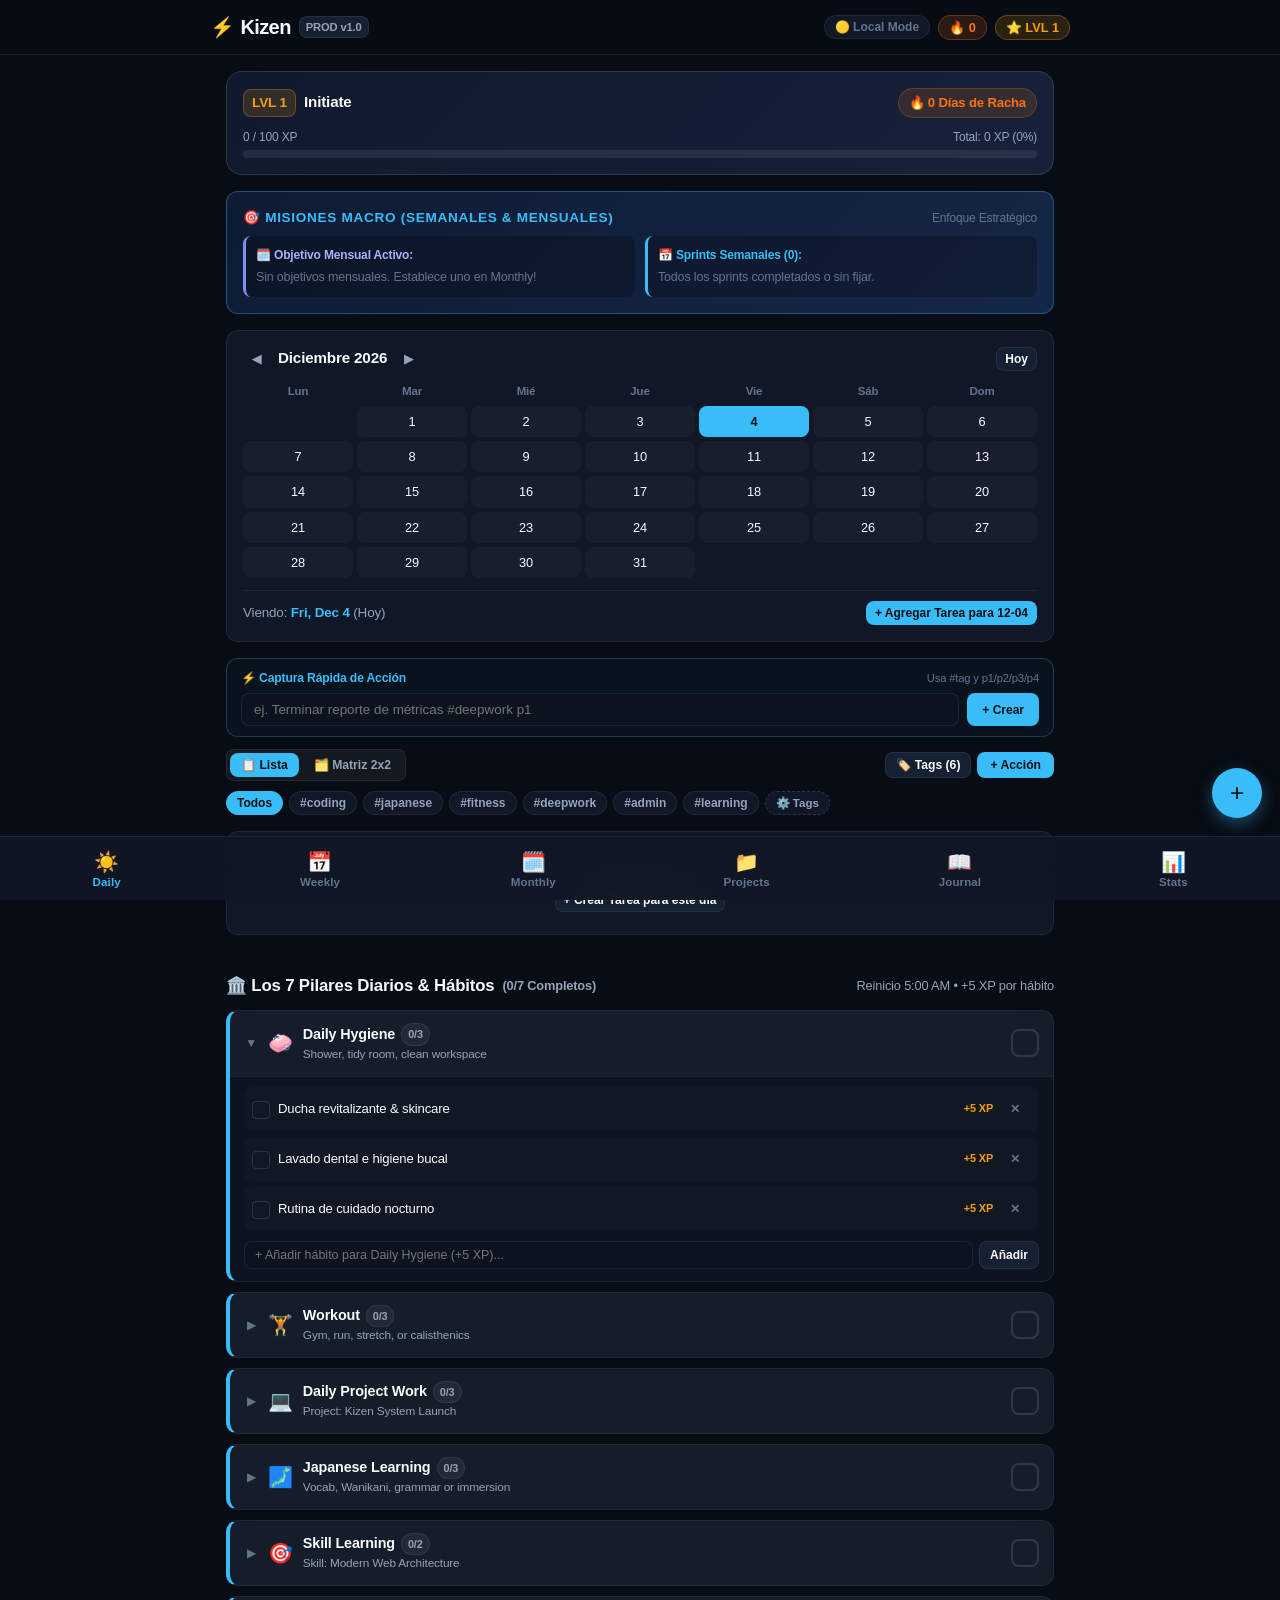
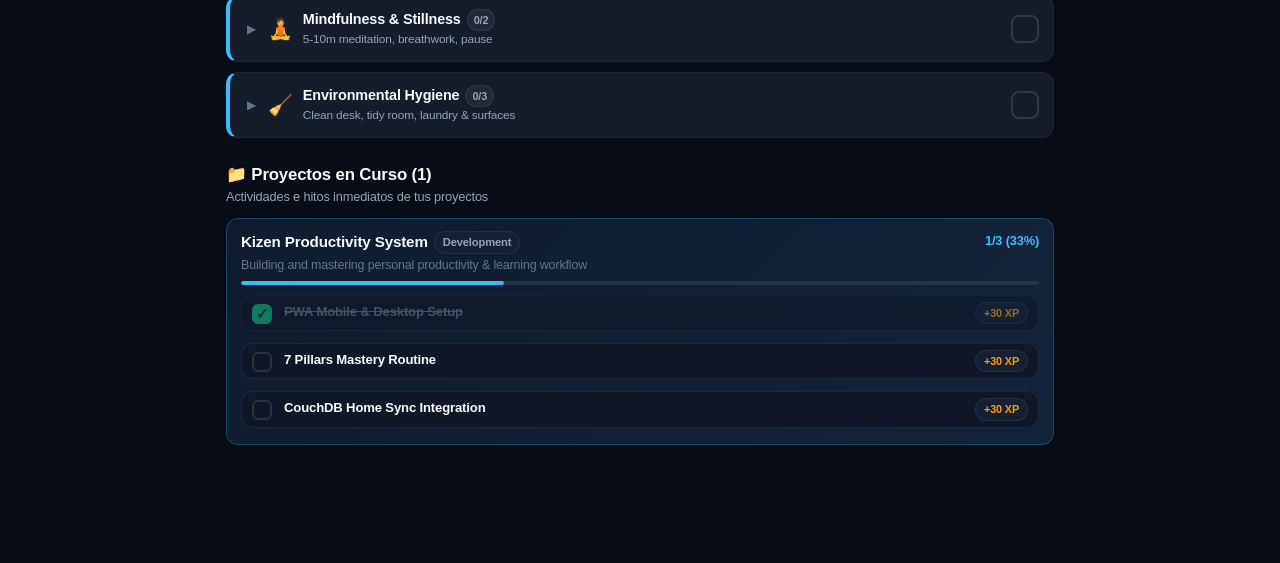
<file: index.html>
<!DOCTYPE html>
<html lang="en">
<head>
  <meta charset="UTF-8">
  <meta name="viewport" content="width=device-width, initial-scale=1.0, maximum-scale=1.0, user-scalable=no, viewport-fit=cover">
  <title>Kizen - Gamified Productivity & Goals</title>
  
  <!-- PWA Metadata -->
  <link rel="manifest" href="manifest.json">
  <meta name="theme-color" content="#080c14">
  <meta name="apple-mobile-web-app-capable" content="yes">
  <meta name="mobile-web-app-capable" content="yes">
  <meta name="apple-mobile-web-app-status-bar-style" content="black-translucent">
  <meta name="apple-mobile-web-app-title" content="Kizen">
  <meta name="description" content="Local-first gamified productivity system with 7 daily pillars, cascading goals, and PC sync.">

  <!-- Self-Healing Cache Watchdog & Recovery -->
  <script>
    window.__kizen_clean_cache = function() {
      if ('serviceWorker' in navigator) {
        navigator.serviceWorker.getRegistrations().then(function(regs) {
          for (var r of regs) r.unregister();
        });
      }
      if ('caches' in window) {
        caches.keys().then(function(keys) {
          Promise.all(keys.map(function(k) { return caches.delete(k); })).then(function() {
            window.location.reload(true);
          });
        });
      } else {
        window.location.reload(true);
      }
    };

    window.addEventListener('load', function() {
      setTimeout(function() {
        var daily = document.getElementById('view-daily');
        if (daily && daily.children.length === 0) {
          var fallback = document.getElementById('kizen-fallback-box');
          if (fallback) fallback.style.display = 'block';
        }
      }, 2000);
    });
  </script>

  <!-- Core & Component Stylesheets -->
  <link rel="stylesheet" href="css/main.css">
  <link rel="stylesheet" href="css/daily.css">
  <link rel="stylesheet" href="css/goals.css">
  <link rel="stylesheet" href="css/projects.css">
  <link rel="stylesheet" href="css/stats.css">
</head>
<body>

  <!-- Top Sticky Header & Gamification Quick Status -->
  <header class="app-header">
    <div class="header-inner">
      <div class="brand-section">
        <div class="brand-logo">
          <span>⚡</span>
          <span>Kizen</span>
        </div>
        <span class="brand-badge">PROD v1.0</span>
      </div>

      <div class="header-status-pills">
        <button class="status-pill sync" id="header-sync-pill" title="CouchDB Sync Status">
          🟡 Local Mode
        </button>
        <button class="status-pill streak" id="header-streak-pill" title="Active Streak">
          🔥 0
        </button>
        <button class="status-pill level" id="header-level-pill" title="Current Level & Rank">
          ⭐ LVL 1
        </button>
      </div>
    </div>
  </header>

  <!-- Main View Screens Container -->
  <main class="app-container">
    <!-- Fallback Emergency Banner (visible only if stale/broken JS cache is stuck) -->
    <div id="kizen-fallback-box" style="display: none; padding: 20px; text-align: center; background: rgba(56, 189, 248, 0.08); border: 1px solid var(--color-primary); border-radius: var(--radius-md); margin: 20px 14px;">
      <div style="font-size: 1.1rem; font-weight: 700; margin-bottom: 8px; color: var(--color-primary);">⚡ Nueva Versión de Kizen Disponible</div>
      <p style="font-size: 0.84rem; color: var(--text-secondary); margin-bottom: 16px;">Detectamos una versión previa en la memoria del navegador. Presiona abajo para activar de inmediato el nuevo centro de mando y los 7 pilares.</p>
      <button onclick="window.__kizen_clean_cache()" class="btn btn-primary" style="padding: 10px 20px; font-weight: bold; font-size: 0.9rem;">
        🔄 Actualizar y Recargar Ahora
      </button>
    </div>

    <div id="view-daily" class="view-container active"></div>
    <div id="view-weekly" class="view-container"></div>
    <div id="view-monthly" class="view-container"></div>
    <div id="view-projects" class="view-container"></div>
    <div id="view-journal" class="view-container"></div>
    <div id="view-stats" class="view-container"></div>
  </main>

  <!-- Floating Quick Capture Button -->
  <button class="fab-quick-capture" id="fab-quick-capture" title="Quick Add Task" aria-label="Quick Add Task">
    +
  </button>

  <!-- Bottom Navigation Bar for Mobile & Desktop -->
  <nav class="bottom-nav" role="navigation" aria-label="Main Navigation">
    <button class="nav-item active" data-view="daily" id="nav-btn-daily" aria-label="Daily Command Center">
      <span class="nav-icon">☀️</span>
      <span class="nav-label">Daily</span>
    </button>
    <button class="nav-item" data-view="weekly" id="nav-btn-weekly" aria-label="Weekly Goals">
      <span class="nav-icon">📅</span>
      <span class="nav-label">Weekly</span>
    </button>
    <button class="nav-item" data-view="monthly" id="nav-btn-monthly" aria-label="Monthly Vision">
      <span class="nav-icon">🗓️</span>
      <span class="nav-label">Monthly</span>
    </button>
    <button class="nav-item" data-view="projects" id="nav-btn-projects" aria-label="Projects & Activities">
      <span class="nav-icon">📁</span>
      <span class="nav-label">Projects</span>
    </button>
    <button class="nav-item" data-view="journal" id="nav-btn-journal" aria-label="Journal">
      <span class="nav-icon">📖</span>
      <span class="nav-label">Journal</span>
    </button>
    <button class="nav-item" data-view="stats" id="nav-btn-stats" aria-label="Stats & Analytics">
      <span class="nav-icon">📊</span>
      <span class="nav-label">Stats</span>
    </button>
  </nav>

  <!-- Global Modal Sheet -->
  <div class="modal-overlay" id="modal-overlay">
    <div class="modal-content" id="modal-dynamic-content"></div>
  </div>

  <!-- Bundled Offline Libraries & Main Application Script -->
  <script src="js/lib/pouchdb.min.js"></script>
  <script src="js/lib/confetti.browser.min.js"></script>
  <script type="module" src="js/app.js?v=7"></script>
</body>
</html>
</file>
<file: css/main.css>
/* ==========================================================================
   KIZEN DESIGN SYSTEM & CORE LAYOUT
   ========================================================================== */

:root {
  /* Color Palette - Deep Dark Mode */
  --bg-app: #080c14;
  --bg-surface: #101726;
  --bg-surface-elevated: #162033;
  --bg-surface-hover: #1c2940;
  --bg-input: #0c121e;
  
  --border-subtle: rgba(255, 255, 255, 0.07);
  --border-medium: rgba(255, 255, 255, 0.12);
  --border-focus: rgba(245, 158, 11, 0.5);

  --text-primary: #f8fafc;
  --text-secondary: #94a3b8;
  --text-muted: #64748b;
  --text-inverse: #090d16;

  /* Gamification & Semantic Colors */
  --color-xp: #f59e0b;
  --color-xp-bg: rgba(245, 158, 11, 0.15);
  --color-streak: #f97316;
  --color-streak-bg: rgba(249, 115, 22, 0.15);
  --color-success: #10b981;
  --color-success-bg: rgba(16, 185, 129, 0.15);
  --color-primary: #38bdf8;
  --color-primary-bg: rgba(56, 189, 248, 0.15);
  --color-danger: #ef4444;
  --color-danger-bg: rgba(239, 68, 68, 0.15);

  /* Difficulty Levels */
  --diff-trivial: #94a3b8;
  --diff-easy: #10b981;
  --diff-medium: #0ea5e9;
  --diff-hard: #f59e0b;
  --diff-epic: #ec4899;

  /* Sizing & Spacing */
  --nav-height: 64px;
  --header-height: 60px;
  --max-width: 860px;
  --radius-sm: 8px;
  --radius-md: 12px;
  --radius-lg: 16px;
  --radius-full: 9999px;

  /* Typography */
  --font-family: -apple-system, BlinkMacSystemFont, "Segoe UI", Roboto, "Helvetica Neue", Arial, sans-serif;
  --font-mono: ui-monospace, SFMono-Regular, Menlo, Monaco, Consolas, monospace;
}

* {
  box-sizing: border-box;
  margin: 0;
  padding: 0;
  -webkit-tap-highlight-color: transparent;
}

body {
  font-family: var(--font-family);
  background-color: var(--bg-app);
  color: var(--text-primary);
  line-height: 1.5;
  letter-spacing: -0.01em;
  min-height: 100vh;
  padding-bottom: calc(var(--nav-height) + 24px);
  overflow-x: hidden;
  user-select: none;
}

/* App Container */
.app-container {
  max-width: var(--max-width);
  margin: 0 auto;
  padding: 16px;
}

/* Top App Header / Status */
.app-header {
  position: sticky;
  top: 0;
  z-index: 40;
  background: rgba(8, 12, 20, 0.85);
  backdrop-filter: blur(12px);
  -webkit-backdrop-filter: blur(12px);
  border-bottom: 1px solid var(--border-subtle);
  padding: 12px 16px;
}

.header-inner {
  max-width: var(--max-width);
  margin: 0 auto;
  display: flex;
  align-items: center;
  justify-content: space-between;
  gap: 12px;
}

.brand-section {
  display: flex;
  align-items: center;
  gap: 8px;
}

.brand-logo {
  font-size: 1.25rem;
  font-weight: 800;
  letter-spacing: -0.03em;
  color: var(--text-primary);
  display: flex;
  align-items: center;
  gap: 6px;
}

.brand-badge {
  font-size: 0.7rem;
  font-weight: 600;
  background: var(--bg-surface-elevated);
  color: var(--text-secondary);
  padding: 2px 6px;
  border-radius: var(--radius-sm);
  border: 1px solid var(--border-subtle);
}

.header-status-pills {
  display: flex;
  align-items: center;
  gap: 8px;
}

.status-pill {
  display: inline-flex;
  align-items: center;
  gap: 6px;
  padding: 4px 10px;
  border-radius: var(--radius-full);
  font-size: 0.8rem;
  font-weight: 600;
  background: var(--bg-surface);
  border: 1px solid var(--border-subtle);
  cursor: pointer;
  transition: background 0.15s ease;
}

.status-pill:hover {
  background: var(--bg-surface-elevated);
}

.status-pill.streak {
  color: var(--color-streak);
  background: var(--color-streak-bg);
  border-color: rgba(249, 115, 22, 0.3);
}

.status-pill.level {
  color: var(--color-xp);
  background: var(--color-xp-bg);
  border-color: rgba(245, 158, 11, 0.3);
}

.status-pill.sync {
  font-size: 0.75rem;
  color: var(--text-muted);
}

.status-pill.sync.online {
  color: var(--color-success);
}

.status-pill.sync.offline {
  color: var(--text-muted);
}

.status-pill.sync.syncing {
  color: var(--color-primary);
}

/* Bottom Navigation Bar */
.bottom-nav {
  position: fixed;
  bottom: 0;
  left: 0;
  right: 0;
  height: var(--nav-height);
  background: rgba(16, 23, 38, 0.95);
  backdrop-filter: blur(16px);
  -webkit-backdrop-filter: blur(16px);
  border-top: 1px solid var(--border-subtle);
  display: flex;
  justify-content: space-around;
  align-items: center;
  z-index: 50;
  padding-bottom: env(safe-area-inset-bottom, 0px);
}

.nav-item {
  flex: 1;
  display: flex;
  flex-direction: column;
  align-items: center;
  justify-content: center;
  height: 100%;
  color: var(--text-muted);
  text-decoration: none;
  background: none;
  border: none;
  cursor: pointer;
  padding: 4px 0;
  transition: color 0.15s ease, transform 0.15s ease;
}

.nav-item:active {
  transform: scale(0.95);
}

.nav-item.active {
  color: var(--color-primary);
}

.nav-icon {
  font-size: 1.25rem;
  margin-bottom: 2px;
}

.nav-label {
  font-size: 0.72rem;
  font-weight: 600;
  letter-spacing: 0.01em;
}

/* Main View Views Container */
.view-container {
  display: none;
  animation: fadeIn 0.2s ease-out;
}

.view-container.active {
  display: block;
}

@keyframes fadeIn {
  from { opacity: 0; transform: translateY(4px); }
  to { opacity: 1; transform: translateY(0); }
}

/* Typography & Headers */
h1, h2, h3, h4 {
  color: var(--text-primary);
  font-weight: 700;
  letter-spacing: -0.02em;
}

.section-header {
  display: flex;
  align-items: center;
  justify-content: space-between;
  margin-bottom: 12px;
  margin-top: 24px;
}

.section-title {
  font-size: 1.05rem;
  font-weight: 700;
  display: flex;
  align-items: center;
  gap: 8px;
}

.section-subtitle {
  font-size: 0.8rem;
  color: var(--text-secondary);
}

/* Card Surfaces */
.card {
  background: var(--bg-surface);
  border: 1px solid var(--border-subtle);
  border-radius: var(--radius-md);
  padding: 16px;
  margin-bottom: 14px;
  transition: border-color 0.2s ease, background 0.2s ease;
}

.card:hover {
  border-color: var(--border-medium);
}

/* Buttons */
.btn {
  display: inline-flex;
  align-items: center;
  justify-content: center;
  gap: 6px;
  padding: 8px 14px;
  border-radius: var(--radius-sm);
  font-size: 0.85rem;
  font-weight: 600;
  font-family: inherit;
  border: 1px solid transparent;
  cursor: pointer;
  transition: all 0.15s ease;
  user-select: none;
}

.btn:active {
  transform: scale(0.97);
}

.btn-primary {
  background: var(--color-primary);
  color: var(--text-inverse);
}

.btn-primary:hover {
  background: #7dd3fc;
}

.btn-secondary {
  background: var(--bg-surface-elevated);
  color: var(--text-primary);
  border-color: var(--border-subtle);
}

.btn-secondary:hover {
  background: var(--bg-surface-hover);
  border-color: var(--border-medium);
}

.btn-xp {
  background: var(--color-xp);
  color: var(--text-inverse);
}

.btn-xp:hover {
  background: #fbbf24;
}

.btn-ghost {
  background: transparent;
  color: var(--text-secondary);
}

.btn-ghost:hover {
  background: var(--bg-surface-elevated);
  color: var(--text-primary);
}

.btn-icon {
  width: 32px;
  height: 32px;
  padding: 0;
  border-radius: var(--radius-sm);
}

.btn-sm {
  padding: 4px 8px;
  font-size: 0.75rem;
}

/* Inputs & Form Controls */
.input-group {
  margin-bottom: 12px;
}

.input-label {
  display: block;
  font-size: 0.8rem;
  font-weight: 600;
  color: var(--text-secondary);
  margin-bottom: 6px;
}

.input-text, .textarea, .select {
  width: 100%;
  background: var(--bg-input);
  border: 1px solid var(--border-subtle);
  border-radius: var(--radius-sm);
  color: var(--text-primary);
  font-family: inherit;
  font-size: 0.9rem;
  padding: 10px 12px;
  outline: none;
  transition: border-color 0.15s ease;
}

.input-text:focus, .textarea:focus, .select:focus {
  border-color: var(--border-focus);
}

.textarea {
  resize: vertical;
  min-height: 72px;
  line-height: 1.45;
}

/* Badges & Tags */
.tag-badge {
  display: inline-flex;
  align-items: center;
  gap: 4px;
  padding: 2px 8px;
  border-radius: var(--radius-full);
  font-size: 0.72rem;
  font-weight: 600;
  background: var(--bg-surface-elevated);
  color: var(--text-secondary);
  border: 1px solid var(--border-subtle);
}

.difficulty-pill {
  display: inline-flex;
  align-items: center;
  gap: 4px;
  padding: 2px 8px;
  border-radius: var(--radius-full);
  font-size: 0.72rem;
  font-weight: 700;
  text-transform: uppercase;
  letter-spacing: 0.03em;
}

.difficulty-pill.trivial { background: rgba(148, 163, 184, 0.15); color: var(--diff-trivial); }
.difficulty-pill.easy { background: rgba(16, 185, 129, 0.15); color: var(--diff-easy); }
.difficulty-pill.medium { background: rgba(14, 165, 233, 0.15); color: var(--diff-medium); }
.difficulty-pill.hard { background: rgba(245, 158, 11, 0.15); color: var(--diff-hard); }
.difficulty-pill.epic { background: rgba(236, 72, 153, 0.15); color: var(--diff-epic); }

/* Modal Sheet / Dialog */
.modal-overlay {
  position: fixed;
  inset: 0;
  background: rgba(0, 0, 0, 0.75);
  backdrop-filter: blur(4px);
  display: flex;
  align-items: flex-end;
  justify-content: center;
  z-index: 100;
  opacity: 0;
  pointer-events: none;
  transition: opacity 0.2s ease;
}

.modal-overlay.active {
  opacity: 1;
  pointer-events: auto;
}

.modal-content {
  background: var(--bg-surface);
  border: 1px solid var(--border-medium);
  border-radius: var(--radius-lg) var(--radius-lg) 0 0;
  width: 100%;
  max-width: 600px;
  max-height: 90vh;
  overflow-y: auto;
  padding: 20px;
  transform: translateY(100%);
  transition: transform 0.25s cubic-bezier(0.16, 1, 0.3, 1);
}

.modal-overlay.active .modal-content {
  transform: translateY(0);
}

@media (min-width: 640px) {
  .modal-overlay {
    align-items: center;
  }
  .modal-content {
    border-radius: var(--radius-lg);
    max-height: 80vh;
  }
}

.modal-header {
  display: flex;
  align-items: center;
  justify-content: space-between;
  margin-bottom: 16px;
}

.modal-title {
  font-size: 1.1rem;
  font-weight: 700;
}

/* Toast Notifications */
.toast-container {
  position: fixed;
  top: 70px;
  left: 50%;
  transform: translateX(-50%);
  display: flex;
  flex-direction: column;
  align-items: center;
  gap: 8px;
  z-index: 150;
  pointer-events: none;
  width: 90%;
  max-width: 400px;
}

.toast {
  background: var(--bg-surface-elevated);
  border: 1px solid var(--border-medium);
  color: var(--text-primary);
  padding: 10px 16px;
  border-radius: var(--radius-full);
  font-size: 0.85rem;
  font-weight: 600;
  display: flex;
  align-items: center;
  gap: 8px;
  box-shadow: 0 8px 24px rgba(0, 0, 0, 0.5);
  animation: toastIn 0.25s cubic-bezier(0.16, 1, 0.3, 1), toastOut 0.25s ease forwards 2.75s;
}

.toast.xp {
  border-color: rgba(245, 158, 11, 0.4);
  color: var(--color-xp);
}

.toast.level-up {
  background: #1e1b4b;
  border-color: #818cf8;
  color: #c7d2fe;
}

@keyframes toastIn {
  from { opacity: 0; transform: translateY(-12px) scale(0.95); }
  to { opacity: 1; transform: translateY(0) scale(1); }
}

@keyframes toastOut {
  from { opacity: 1; transform: translateY(0); }
  to { opacity: 0; transform: translateY(-12px); }
}

/* Floating Action Button for Quick Task Capture */
.fab-quick-capture {
  position: fixed;
  right: 18px;
  bottom: calc(var(--nav-height) + 18px);
  width: 50px;
  height: 50px;
  border-radius: var(--radius-full);
  background: var(--color-primary);
  color: var(--text-inverse);
  display: flex;
  align-items: center;
  justify-content: center;
  font-size: 1.5rem;
  box-shadow: 0 6px 16px rgba(56, 189, 248, 0.35);
  border: none;
  cursor: pointer;
  z-index: 45;
  transition: transform 0.15s ease, background 0.15s ease;
}

.fab-quick-capture:active {
  transform: scale(0.92);
}
</file>
<file: css/daily.css>
/* ==========================================================================
   DAILY COMMAND CENTER STYLES (css/daily.css)
   ========================================================================== */

/* Level & Gamification Hero Card */
.level-hero-card {
  background: linear-gradient(135deg, #10192e 0%, #152238 100%);
  border: 1px solid var(--border-medium);
  border-radius: var(--radius-lg);
  padding: 16px;
  margin-bottom: 16px;
  position: relative;
  overflow: hidden;
}

.level-hero-top {
  display: flex;
  justify-content: space-between;
  align-items: center;
  margin-bottom: 10px;
}

.level-title-group {
  display: flex;
  align-items: center;
  gap: 8px;
}

.level-badge-large {
  background: var(--color-xp-bg);
  color: var(--color-xp);
  font-weight: 800;
  font-size: 0.85rem;
  padding: 3px 8px;
  border-radius: var(--radius-sm);
  border: 1px solid rgba(245, 158, 11, 0.3);
}

.level-rank-name {
  font-size: 0.95rem;
  font-weight: 700;
  color: var(--text-primary);
}

.level-streak-badge {
  display: flex;
  align-items: center;
  gap: 5px;
  color: var(--color-streak);
  background: var(--color-streak-bg);
  padding: 4px 10px;
  border-radius: var(--radius-full);
  font-size: 0.82rem;
  font-weight: 700;
  border: 1px solid rgba(249, 115, 22, 0.25);
}

.xp-progress-wrapper {
  margin-top: 4px;
}

.xp-label-row {
  display: flex;
  justify-content: space-between;
  font-size: 0.75rem;
  color: var(--text-secondary);
  margin-bottom: 4px;
}

.xp-progress-bar {
  height: 8px;
  background: rgba(255, 255, 255, 0.08);
  border-radius: var(--radius-full);
  overflow: hidden;
  position: relative;
}

.xp-progress-fill {
  height: 100%;
  background: linear-gradient(90deg, #f59e0b, #fbbf24);
  border-radius: var(--radius-full);
  transition: width 0.4s cubic-bezier(0.16, 1, 0.3, 1);
}

/* Objective & "Pull Next Task" Banner */
.focus-objective-card {
  background: var(--bg-surface);
  border: 1px solid var(--border-subtle);
  border-left: 3px solid var(--color-primary);
  border-radius: var(--radius-md);
  padding: 14px 16px;
  margin-bottom: 16px;
  display: flex;
  flex-direction: column;
  gap: 8px;
}

.focus-objective-header {
  display: flex;
  align-items: center;
  justify-content: space-between;
}

.focus-tag {
  font-size: 0.7rem;
  font-weight: 700;
  text-transform: uppercase;
  color: var(--color-primary);
  letter-spacing: 0.05em;
}

.focus-objective-text {
  font-size: 0.95rem;
  font-weight: 600;
  color: var(--text-primary);
}

.focus-action-row {
  display: flex;
  align-items: center;
  justify-content: space-between;
  gap: 8px;
  margin-top: 2px;
}

.next-action-label {
  font-size: 0.8rem;
  color: var(--text-secondary);
  display: flex;
  align-items: center;
  gap: 6px;
}

/* 7 Pillars Grid */
.pillars-grid {
  display: grid;
  grid-template-columns: 1fr;
  gap: 10px;
  margin-bottom: 16px;
}

@media (min-width: 520px) {
  .pillars-grid {
    grid-template-columns: repeat(2, 1fr);
  }
}

.pillar-card {
  background: var(--bg-surface);
  border: 1px solid var(--border-subtle);
  border-radius: var(--radius-md);
  padding: 12px 14px;
  display: flex;
  align-items: center;
  justify-content: space-between;
  cursor: pointer;
  transition: all 0.18s ease;
  position: relative;
  overflow: hidden;
}

.pillar-card:hover {
  background: var(--bg-surface-elevated);
  border-color: var(--border-medium);
}

.pillar-card.completed {
  background: rgba(16, 185, 129, 0.08);
  border-color: rgba(16, 185, 129, 0.3);
}

.pillar-info {
  display: flex;
  align-items: center;
  gap: 10px;
  flex: 1;
  min-width: 0;
}

.pillar-icon {
  font-size: 1.35rem;
  flex-shrink: 0;
}

.pillar-text-group {
  display: flex;
  flex-direction: column;
  min-width: 0;
}

.pillar-name {
  font-size: 0.85rem;
  font-weight: 600;
  color: var(--text-primary);
  white-space: nowrap;
  overflow: hidden;
  text-overflow: ellipsis;
}

.pillar-subtext {
  font-size: 0.72rem;
  color: var(--text-muted);
  white-space: nowrap;
  overflow: hidden;
  text-overflow: ellipsis;
}

.pillar-check-box {
  width: 24px;
  height: 24px;
  border-radius: var(--radius-full);
  border: 2px solid var(--border-medium);
  display: flex;
  align-items: center;
  justify-content: center;
  transition: all 0.18s ease;
  flex-shrink: 0;
}

.pillar-card.completed .pillar-check-box {
  background: var(--color-success);
  border-color: var(--color-success);
  color: var(--text-inverse);
}

/* Pillar Combo Banner */
.pillar-combo-card {
  background: linear-gradient(135deg, rgba(245, 158, 11, 0.15), rgba(234, 88, 12, 0.15));
  border: 1px solid rgba(245, 158, 11, 0.35);
  border-radius: var(--radius-md);
  padding: 10px 14px;
  display: flex;
  align-items: center;
  justify-content: space-between;
  margin-bottom: 16px;
  animation: pulseGlow 2s infinite ease-in-out;
}

@keyframes pulseGlow {
  0%, 100% { opacity: 1; }
  50% { opacity: 0.85; }
}

.combo-text {
  font-size: 0.85rem;
  font-weight: 700;
  color: var(--color-xp);
  display: flex;
  align-items: center;
  gap: 6px;
}

/* Tag Filter Bar */
.tag-filter-bar {
  display: flex;
  align-items: center;
  gap: 6px;
  overflow-x: auto;
  padding-bottom: 8px;
  margin-bottom: 12px;
  scrollbar-width: none;
}

.tag-filter-bar::-webkit-scrollbar {
  display: none;
}

.filter-chip {
  padding: 4px 10px;
  border-radius: var(--radius-full);
  font-size: 0.75rem;
  font-weight: 600;
  background: var(--bg-surface);
  color: var(--text-secondary);
  border: 1px solid var(--border-subtle);
  cursor: pointer;
  white-space: nowrap;
  transition: all 0.15s ease;
}

.filter-chip.active {
  background: var(--color-primary);
  color: var(--text-inverse);
  border-color: var(--color-primary);
}

/* Task Item Card */
.task-list {
  display: flex;
  flex-direction: column;
  gap: 8px;
  margin-bottom: 16px;
}

.task-item {
  background: var(--bg-surface);
  border: 1px solid var(--border-subtle);
  border-radius: var(--radius-md);
  padding: 12px 14px;
  display: flex;
  align-items: flex-start;
  gap: 12px;
  transition: all 0.15s ease;
}

.task-item:hover {
  background: var(--bg-surface-elevated);
  border-color: var(--border-medium);
}

.task-item.completed {
  opacity: 0.6;
}

.task-item.completed .task-title {
  text-decoration: line-through;
  color: var(--text-muted);
}

.task-checkbox {
  width: 20px;
  height: 20px;
  border-radius: 6px;
  border: 2px solid var(--border-medium);
  margin-top: 2px;
  display: flex;
  align-items: center;
  justify-content: center;
  cursor: pointer;
  flex-shrink: 0;
  transition: all 0.15s ease;
}

.task-checkbox.checked {
  background: var(--color-success);
  border-color: var(--color-success);
  color: var(--text-inverse);
}

.task-body {
  flex: 1;
  min-width: 0;
}

.task-title {
  font-size: 0.9rem;
  font-weight: 600;
  color: var(--text-primary);
  word-break: break-word;
}

.task-meta-row {
  display: flex;
  align-items: center;
  flex-wrap: wrap;
  gap: 6px;
  margin-top: 4px;
}

.task-actions {
  display: flex;
  align-items: center;
  gap: 4px;
  opacity: 0.7;
}

.task-item:hover .task-actions {
  opacity: 1;
}

/* Rollover Drawer */
.rollover-card {
  background: rgba(245, 158, 11, 0.05);
  border: 1px dashed rgba(245, 158, 11, 0.3);
  border-radius: var(--radius-md);
  padding: 12px 14px;
  margin-bottom: 16px;
}

.rollover-header {
  display: flex;
  align-items: center;
  justify-content: space-between;
  font-size: 0.8rem;
  font-weight: 700;
  color: var(--color-xp);
}

/* Reflection & Journal Card */
.journal-card {
  background: var(--bg-surface);
  border: 1px solid var(--border-subtle);
  border-radius: var(--radius-md);
  padding: 16px;
  margin-top: 20px;
  margin-bottom: 24px;
}

.gratitude-row {
  display: flex;
  align-items: center;
  gap: 8px;
  margin-bottom: 8px;
}

.gratitude-num {
  font-size: 0.75rem;
  font-weight: 700;
  color: var(--text-muted);
  width: 18px;
}

/* Interactive Calendar Day Cells */
.cal-day-cell {
  user-select: none;
  transition: all 0.15s ease;
}

.cal-day-cell:hover {
  filter: brightness(1.2);
  transform: translateY(-1px);
}

.cal-day-cell:active {
  transform: scale(0.95);
}

/* Mood Selector */
.mood-selector {
  display: flex;
  gap: 4px;
  align-items: center;
}

.btn-mood {
  transition: transform 0.15s ease, background 0.15s ease;
}

.btn-mood:hover {
  transform: scale(1.15);
}

/* --- Pillar Accordion & Subtasks Styles --- */
.pillar-accordion-card {
  transition: transform 0.15s ease, border-color 0.2s ease, box-shadow 0.2s ease;
}

.pillar-accordion-card:hover {
  border-color: rgba(255, 255, 255, 0.18);
}

.pillar-accordion-card.completed {
  background: linear-gradient(135deg, rgba(16, 185, 129, 0.05) 0%, rgba(16, 185, 129, 0.01) 100%);
}

.pillar-subtask-item {
  transition: background 0.15s ease;
}

.pillar-subtask-item:hover {
  background: rgba(255, 255, 255, 0.05) !important;
}

/* --- Eisenhower 2x2 Matrix Styles --- */
.eisenhower-grid {
  display: grid;
  grid-template-columns: repeat(2, 1fr);
  gap: 12px;
}

@media (max-width: 640px) {
  .eisenhower-grid {
    grid-template-columns: 1fr;
  }
}

.eisenhower-card {
  display: flex;
  flex-direction: column;
  min-height: 140px;
}

/* Priority Badges */
.priority-pill {
  display: inline-flex;
  align-items: center;
  font-size: 0.68rem;
  font-weight: 700;
  border-radius: 4px;
  padding: 2px 6px;
  letter-spacing: 0.02em;
}

.priority-pill.p1 {
  color: #ef4444;
  background: rgba(239, 68, 68, 0.15);
  border: 1px solid rgba(239, 68, 68, 0.3);
}

.priority-pill.p2 {
  color: #f59e0b;
  background: rgba(245, 158, 11, 0.15);
  border: 1px solid rgba(245, 158, 11, 0.3);
}

.priority-pill.p3 {
  color: #38bdf8;
  background: rgba(56, 189, 248, 0.15);
  border: 1px solid rgba(56, 189, 248, 0.3);
}

.priority-pill.p4 {
  color: #94a3b8;
  background: rgba(148, 163, 184, 0.15);
  border: 1px solid rgba(148, 163, 184, 0.3);
}

/* Quick Capture Box */
.quick-capture-box {
  transition: border-color 0.2s ease, box-shadow 0.2s ease;
}

.quick-capture-box:focus-within {
  border-color: var(--color-primary) !important;
  box-shadow: 0 0 12px rgba(56, 189, 248, 0.2);
}
</file>
<file: css/goals.css>
/* ==========================================================================
   WEEKLY & MONTHLY GOALS STYLES (css/goals.css)
   ========================================================================== */

.goals-grid {
  display: grid;
  grid-template-columns: 1fr;
  gap: 12px;
  margin-bottom: 20px;
}

@media (min-width: 600px) {
  .goals-grid {
    grid-template-columns: repeat(2, 1fr);
  }
}

.goal-card {
  background: var(--bg-surface);
  border: 1px solid var(--border-subtle);
  border-radius: var(--radius-md);
  padding: 16px;
  display: flex;
  flex-direction: column;
  justify-content: space-between;
  gap: 12px;
  position: relative;
  transition: all 0.2s ease;
}

.goal-card:hover {
  background: var(--bg-surface-elevated);
  border-color: var(--border-medium);
}

.goal-card.completed {
  border-color: rgba(16, 185, 129, 0.3);
  background: rgba(16, 185, 129, 0.05);
}

.goal-top {
  display: flex;
  justify-content: space-between;
  align-items: flex-start;
  gap: 8px;
}

.goal-title {
  font-size: 0.95rem;
  font-weight: 700;
  color: var(--text-primary);
  line-height: 1.35;
}

.goal-meta {
  display: flex;
  align-items: center;
  gap: 6px;
  flex-wrap: wrap;
  font-size: 0.75rem;
  color: var(--text-secondary);
}

.goal-progress-section {
  display: flex;
  flex-direction: column;
  gap: 4px;
}

.goal-progress-row {
  display: flex;
  justify-content: space-between;
  font-size: 0.75rem;
  color: var(--text-secondary);
}

.goal-progress-bar {
  height: 6px;
  background: rgba(255, 255, 255, 0.08);
  border-radius: var(--radius-full);
  overflow: hidden;
}

.goal-progress-fill {
  height: 100%;
  background: var(--color-primary);
  border-radius: var(--radius-full);
  transition: width 0.3s ease;
}

.goal-actions {
  display: flex;
  align-items: center;
  justify-content: space-between;
  padding-top: 8px;
  border-top: 1px solid var(--border-subtle);
}

/* Cascading Breakdown Assistant */
.cascade-assistant-card {
  background: linear-gradient(135deg, #101f30 0%, #15293d 100%);
  border: 1px solid rgba(56, 189, 248, 0.25);
  border-radius: var(--radius-lg);
  padding: 16px;
  margin-bottom: 20px;
}

.cascade-header {
  display: flex;
  align-items: center;
  justify-content: space-between;
  margin-bottom: 8px;
}

.cascade-title {
  font-size: 0.95rem;
  font-weight: 700;
  color: var(--color-primary);
  display: flex;
  align-items: center;
  gap: 6px;
}

.cascade-tree {
  background: rgba(8, 12, 20, 0.6);
  border-radius: var(--radius-md);
  padding: 12px;
  margin: 10px 0;
  display: flex;
  flex-direction: column;
  gap: 8px;
}

.cascade-node {
  display: flex;
  align-items: center;
  gap: 8px;
  font-size: 0.82rem;
}

.cascade-level-badge {
  font-size: 0.7rem;
  font-weight: 700;
  padding: 2px 6px;
  border-radius: 4px;
  text-transform: uppercase;
}

.cascade-node.monthly .cascade-level-badge { background: #6366f1; color: #fff; }
.cascade-node.weekly .cascade-level-badge { background: #0ea5e9; color: #fff; }
.cascade-node.daily .cascade-level-badge { background: #10b981; color: #fff; }

/* Weekly Velocity Chart Container */
.velocity-chart-wrapper {
  background: var(--bg-surface);
  border: 1px solid var(--border-subtle);
  border-radius: var(--radius-md);
  padding: 16px;
  margin-bottom: 20px;
}

.weekly-bars {
  display: flex;
  align-items: flex-end;
  justify-content: space-between;
  height: 120px;
  padding-top: 16px;
  gap: 8px;
}

.day-bar-col {
  flex: 1;
  display: flex;
  flex-direction: column;
  align-items: center;
  gap: 6px;
  height: 100%;
}

.day-bar-fill-track {
  flex: 1;
  width: 100%;
  max-width: 24px;
  background: rgba(255, 255, 255, 0.05);
  border-radius: var(--radius-sm);
  display: flex;
  align-items: flex-end;
  overflow: hidden;
}

.day-bar-fill {
  width: 100%;
  background: linear-gradient(180deg, #f59e0b, #d97706);
  border-radius: var(--radius-sm);
  transition: height 0.4s ease;
}

.day-bar-fill.today {
  background: linear-gradient(180deg, #38bdf8, #0284c7);
}

.day-bar-label {
  font-size: 0.7rem;
  font-weight: 600;
  color: var(--text-secondary);
}

.day-bar-points {
  font-size: 0.65rem;
  font-weight: 700;
  color: var(--color-xp);
}
</file>
<file: css/projects.css>
/* ==========================================================================
   PROJECTS & ACTIVITIES STYLES (css/projects.css)
   ========================================================================== */

.view-toggle-bar {
  display: flex;
  align-items: center;
  justify-content: space-between;
  margin-bottom: 16px;
  gap: 8px;
}

.view-toggle-pills {
  display: flex;
  background: var(--bg-surface);
  border: 1px solid var(--border-subtle);
  border-radius: var(--radius-sm);
  padding: 2px;
}

.view-toggle-btn {
  padding: 4px 12px;
  font-size: 0.78rem;
  font-weight: 600;
  border-radius: var(--radius-sm);
  background: transparent;
  color: var(--text-secondary);
  border: none;
  cursor: pointer;
  transition: all 0.15s ease;
}

.view-toggle-btn.active {
  background: var(--bg-surface-elevated);
  color: var(--text-primary);
}

/* Projects Directory Grid */
.projects-grid {
  display: grid;
  grid-template-columns: 1fr;
  gap: 14px;
  margin-bottom: 24px;
}

@media (min-width: 640px) {
  .projects-grid {
    grid-template-columns: repeat(2, 1fr);
  }
}

.project-card {
  background: var(--bg-surface);
  border: 1px solid var(--border-subtle);
  border-radius: var(--radius-md);
  padding: 16px;
  cursor: pointer;
  transition: all 0.2s ease;
  display: flex;
  flex-direction: column;
  justify-content: space-between;
  gap: 12px;
}

.project-card:hover {
  background: var(--bg-surface-elevated);
  border-color: var(--border-medium);
  transform: translateY(-2px);
}

.project-top-row {
  display: flex;
  justify-content: space-between;
  align-items: flex-start;
  gap: 8px;
}

.project-name {
  font-size: 1rem;
  font-weight: 700;
  color: var(--text-primary);
}

.project-description {
  font-size: 0.8rem;
  color: var(--text-secondary);
  line-height: 1.4;
}

.project-xp-earned {
  font-size: 0.75rem;
  font-weight: 700;
  color: var(--color-xp);
  display: flex;
  align-items: center;
  gap: 4px;
}

/* Nested Activity Tree / Detail View */
.project-detail-header {
  margin-bottom: 20px;
}

.activity-group-card {
  background: var(--bg-surface);
  border: 1px solid var(--border-subtle);
  border-radius: var(--radius-md);
  padding: 14px;
  margin-bottom: 12px;
}

.activity-group-title {
  font-size: 0.9rem;
  font-weight: 700;
  color: var(--text-primary);
  display: flex;
  align-items: center;
  justify-content: space-between;
  margin-bottom: 10px;
}

/* Kanban Board Layout */
.kanban-board {
  display: grid;
  grid-template-columns: 1fr;
  gap: 16px;
  margin-bottom: 24px;
}

@media (min-width: 768px) {
  .kanban-board {
    grid-template-columns: repeat(3, 1fr);
  }
}

.kanban-col {
  background: rgba(16, 23, 38, 0.5);
  border: 1px solid var(--border-subtle);
  border-radius: var(--radius-md);
  padding: 12px;
  min-height: 300px;
  display: flex;
  flex-direction: column;
  gap: 10px;
}

.kanban-col-header {
  display: flex;
  align-items: center;
  justify-content: space-between;
  font-size: 0.82rem;
  font-weight: 700;
  color: var(--text-secondary);
  padding-bottom: 8px;
  border-bottom: 1px solid var(--border-subtle);
}

.kanban-items-list {
  display: flex;
  flex-direction: column;
  gap: 8px;
  flex: 1;
}

.kanban-card {
  background: var(--bg-surface);
  border: 1px solid var(--border-subtle);
  border-radius: var(--radius-sm);
  padding: 10px;
  cursor: grab;
  transition: all 0.15s ease;
}

.kanban-card:hover {
  border-color: var(--border-medium);
  background: var(--bg-surface-elevated);
}
</file>
<file: css/stats.css>
/* ==========================================================================
   STATS, GAMIFICATION & HEATMAP STYLES (css/stats.css)
   ========================================================================== */

.stats-summary-grid {
  display: grid;
  grid-template-columns: repeat(2, 1fr);
  gap: 12px;
  margin-bottom: 20px;
}

@media (min-width: 600px) {
  .stats-summary-grid {
    grid-template-columns: repeat(4, 1fr);
  }
}

.stat-tile {
  background: var(--bg-surface);
  border: 1px solid var(--border-subtle);
  border-radius: var(--radius-md);
  padding: 14px;
  display: flex;
  flex-direction: column;
  gap: 4px;
}

.stat-tile-label {
  font-size: 0.75rem;
  font-weight: 600;
  color: var(--text-secondary);
}

.stat-tile-value {
  font-size: 1.4rem;
  font-weight: 800;
  color: var(--text-primary);
  letter-spacing: -0.02em;
}

.stat-tile-sub {
  font-size: 0.7rem;
  color: var(--text-muted);
}

/* 365-Day Annual Activity Heatmap */
.heatmap-card {
  background: var(--bg-surface);
  border: 1px solid var(--border-subtle);
  border-radius: var(--radius-md);
  padding: 16px;
  margin-bottom: 20px;
}

.heatmap-scroll-container {
  overflow-x: auto;
  padding-bottom: 8px;
  scrollbar-width: thin;
}

.heatmap-grid {
  display: grid;
  grid-template-rows: repeat(7, 12px);
  grid-auto-flow: column;
  grid-auto-columns: 12px;
  gap: 3px;
  width: max-content;
}

.heatmap-cell {
  width: 12px;
  height: 12px;
  border-radius: 2px;
  background: rgba(255, 255, 255, 0.05);
  transition: transform 0.1s ease;
}

.heatmap-cell:hover {
  transform: scale(1.3);
  outline: 1px solid #fff;
}

.heatmap-cell.l1 { background: #064e3b; }
.heatmap-cell.l2 { background: #047857; }
.heatmap-cell.l3 { background: #10b981; }
.heatmap-cell.l4 { background: #34d399; }
.heatmap-cell.l5 { background: #6ee7b7; }

.heatmap-legend {
  display: flex;
  align-items: center;
  justify-content: flex-end;
  gap: 6px;
  font-size: 0.72rem;
  color: var(--text-secondary);
  margin-top: 10px;
}

.legend-cells {
  display: flex;
  gap: 3px;
}

/* Pillar Consistency Bars */
.pillar-consistency-list {
  display: flex;
  flex-direction: column;
  gap: 10px;
  margin-bottom: 20px;
}

.pillar-stat-row {
  display: flex;
  flex-direction: column;
  gap: 4px;
}

.pillar-stat-header {
  display: flex;
  justify-content: space-between;
  font-size: 0.8rem;
  color: var(--text-primary);
}

.pillar-stat-bar-track {
  height: 6px;
  background: rgba(255, 255, 255, 0.08);
  border-radius: var(--radius-full);
  overflow: hidden;
}

.pillar-stat-bar-fill {
  height: 100%;
  background: var(--color-success);
  border-radius: var(--radius-full);
  transition: width 0.3s ease;
}

/* Sync & Database Settings Card */
.sync-settings-card {
  background: var(--bg-surface);
  border: 1px solid var(--border-subtle);
  border-radius: var(--radius-md);
  padding: 16px;
  margin-bottom: 24px;
}

.sync-status-display {
  display: flex;
  align-items: center;
  gap: 8px;
  padding: 8px 12px;
  border-radius: var(--radius-sm);
  background: var(--bg-surface-elevated);
  font-size: 0.82rem;
  margin-bottom: 12px;
}
</file>
